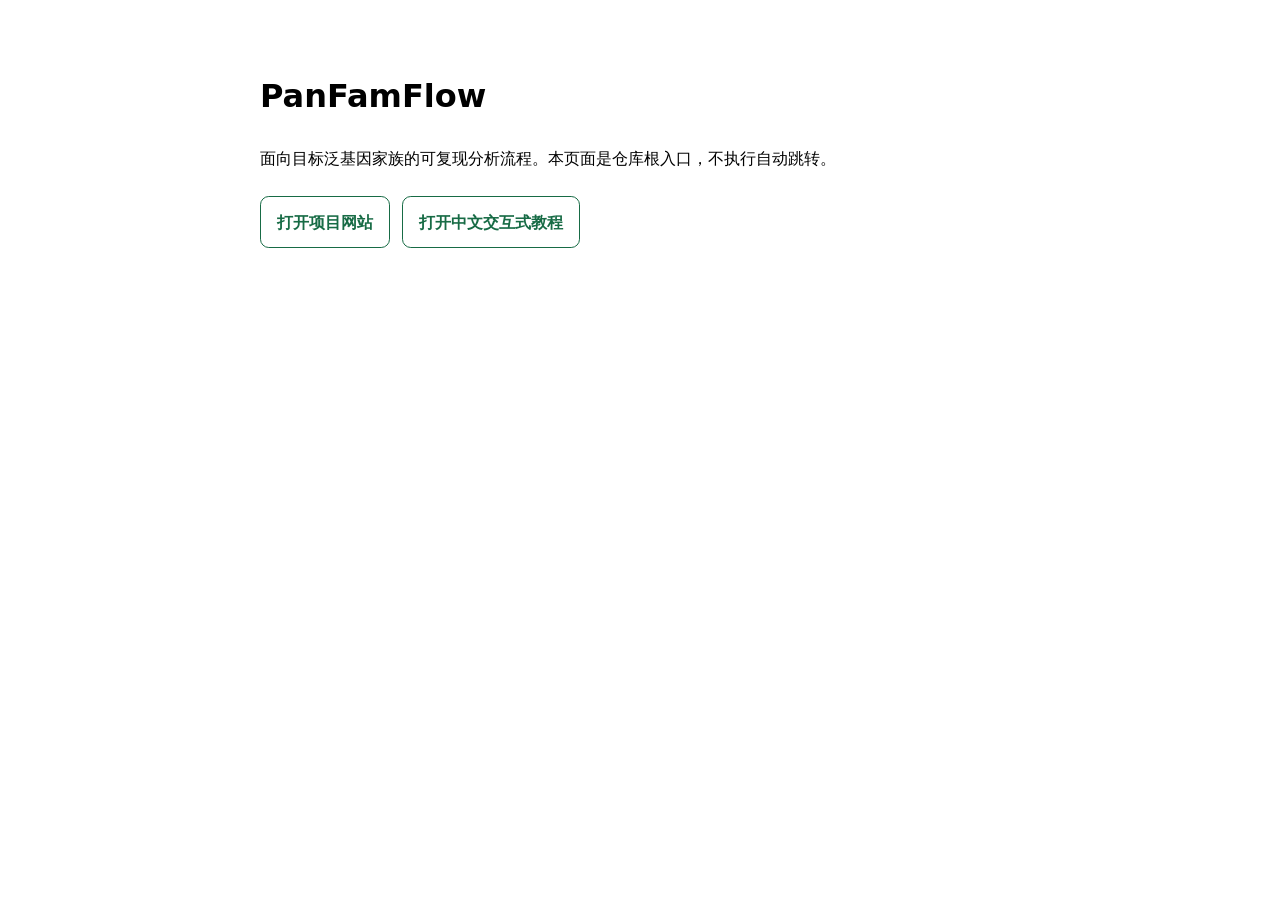
<file: index.html>
<!doctype html>
<html lang="zh-CN">
<head>
  <meta charset="utf-8">
  <meta name="viewport" content="width=device-width, initial-scale=1">
  <meta name="description" content="PanFamFlow 项目入口：目标泛基因家族分析流程与中文交互式教程。">
  <title>PanFamFlow｜目标泛基因家族分析流程</title>
  <link rel="canonical" href="https://lianglunping.github.io/PanFamFlow/">
  <style>
    :root { color-scheme: light dark; font-family: system-ui, sans-serif; }
    body { max-width: 760px; margin: 0 auto; padding: 3rem 1.25rem; line-height: 1.7; }
    .actions { display: flex; flex-wrap: wrap; gap: .75rem; margin-top: 1.5rem; }
    a { color: #176b45; text-underline-offset: .18em; }
    .button { padding: .7rem 1rem; border: 1px solid currentColor; border-radius: .55rem; text-decoration: none; font-weight: 700; }
  </style>
</head>
<body>
  <main>
    <h1>PanFamFlow</h1>
    <p>面向目标泛基因家族的可复现分析流程。本页面是仓库根入口，不执行自动跳转。</p>
    <div class="actions">
      <a class="button" href="https://lianglunping.github.io/PanFamFlow/">打开项目网站</a>
      <a class="button" href="https://lianglunping.github.io/PanFamFlow/tutorial/">打开中文交互式教程</a>
    </div>
  </main>
</body>
</html>
</file>
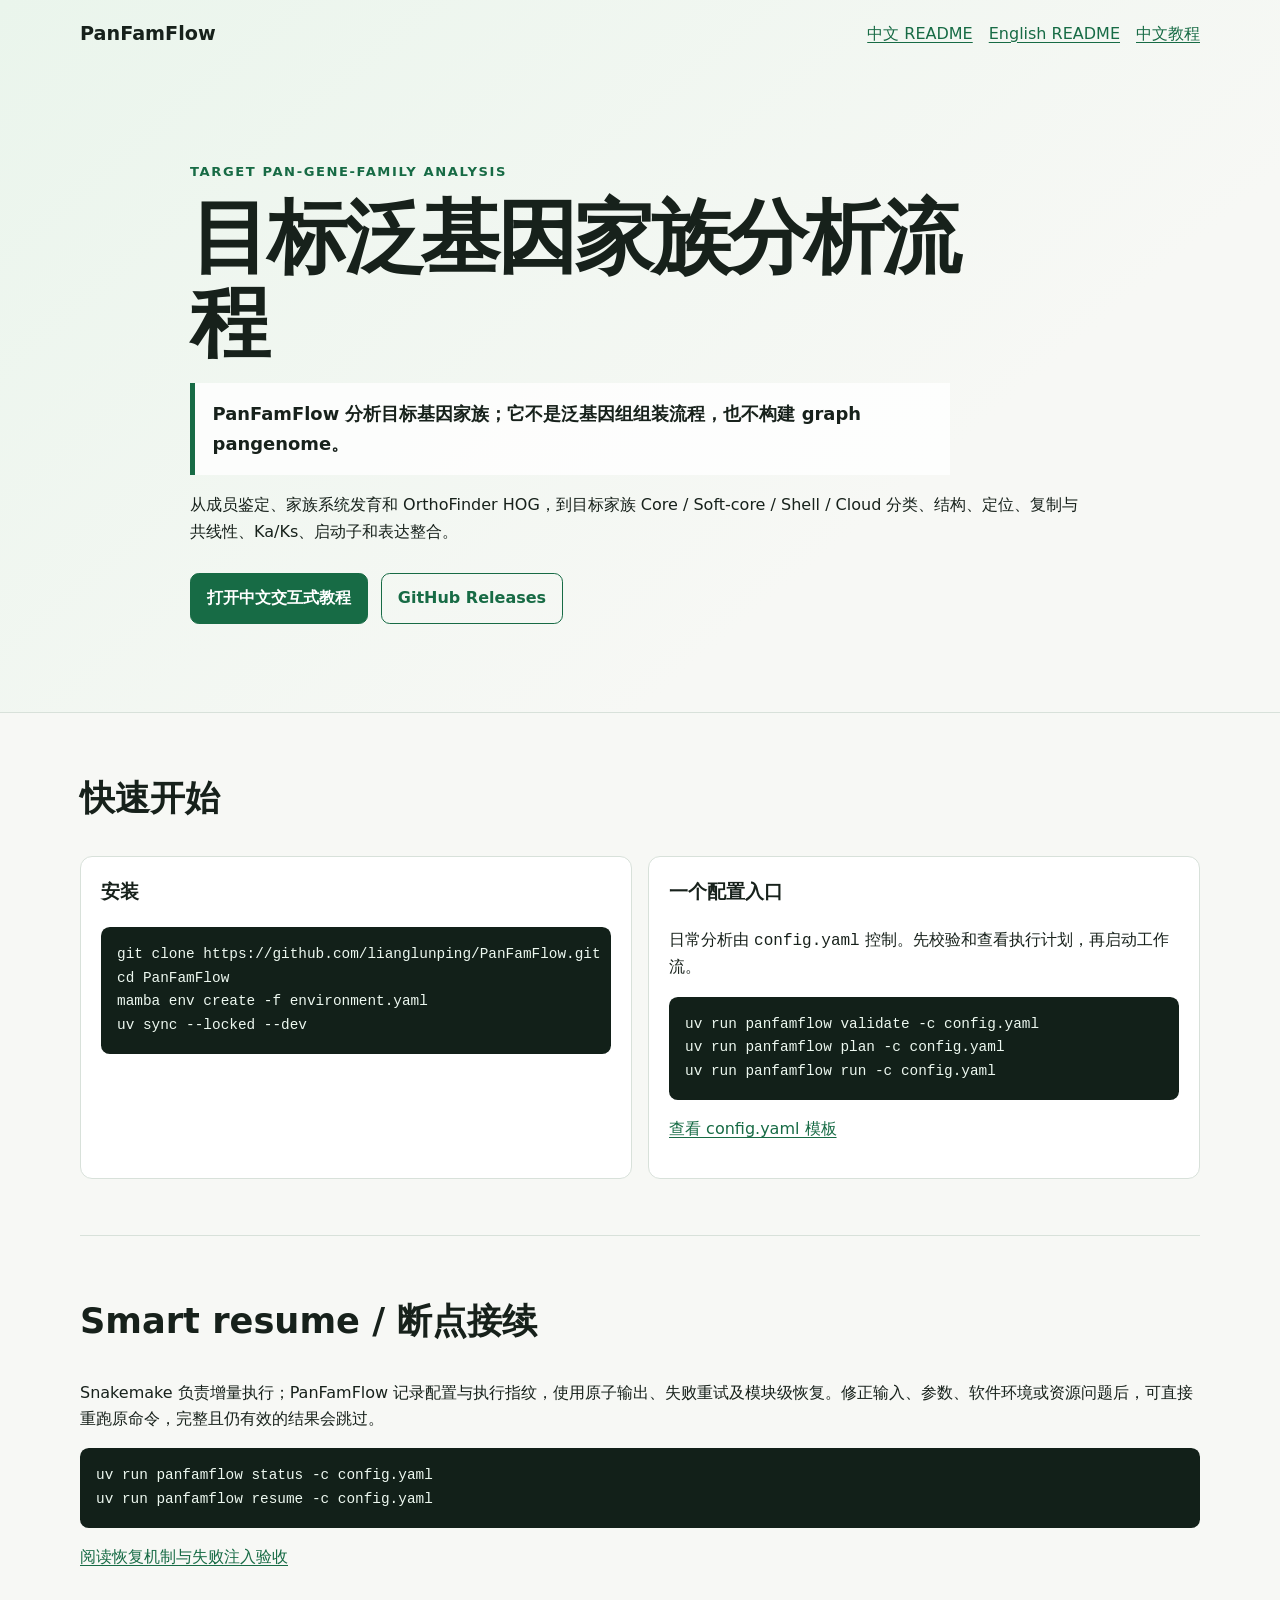
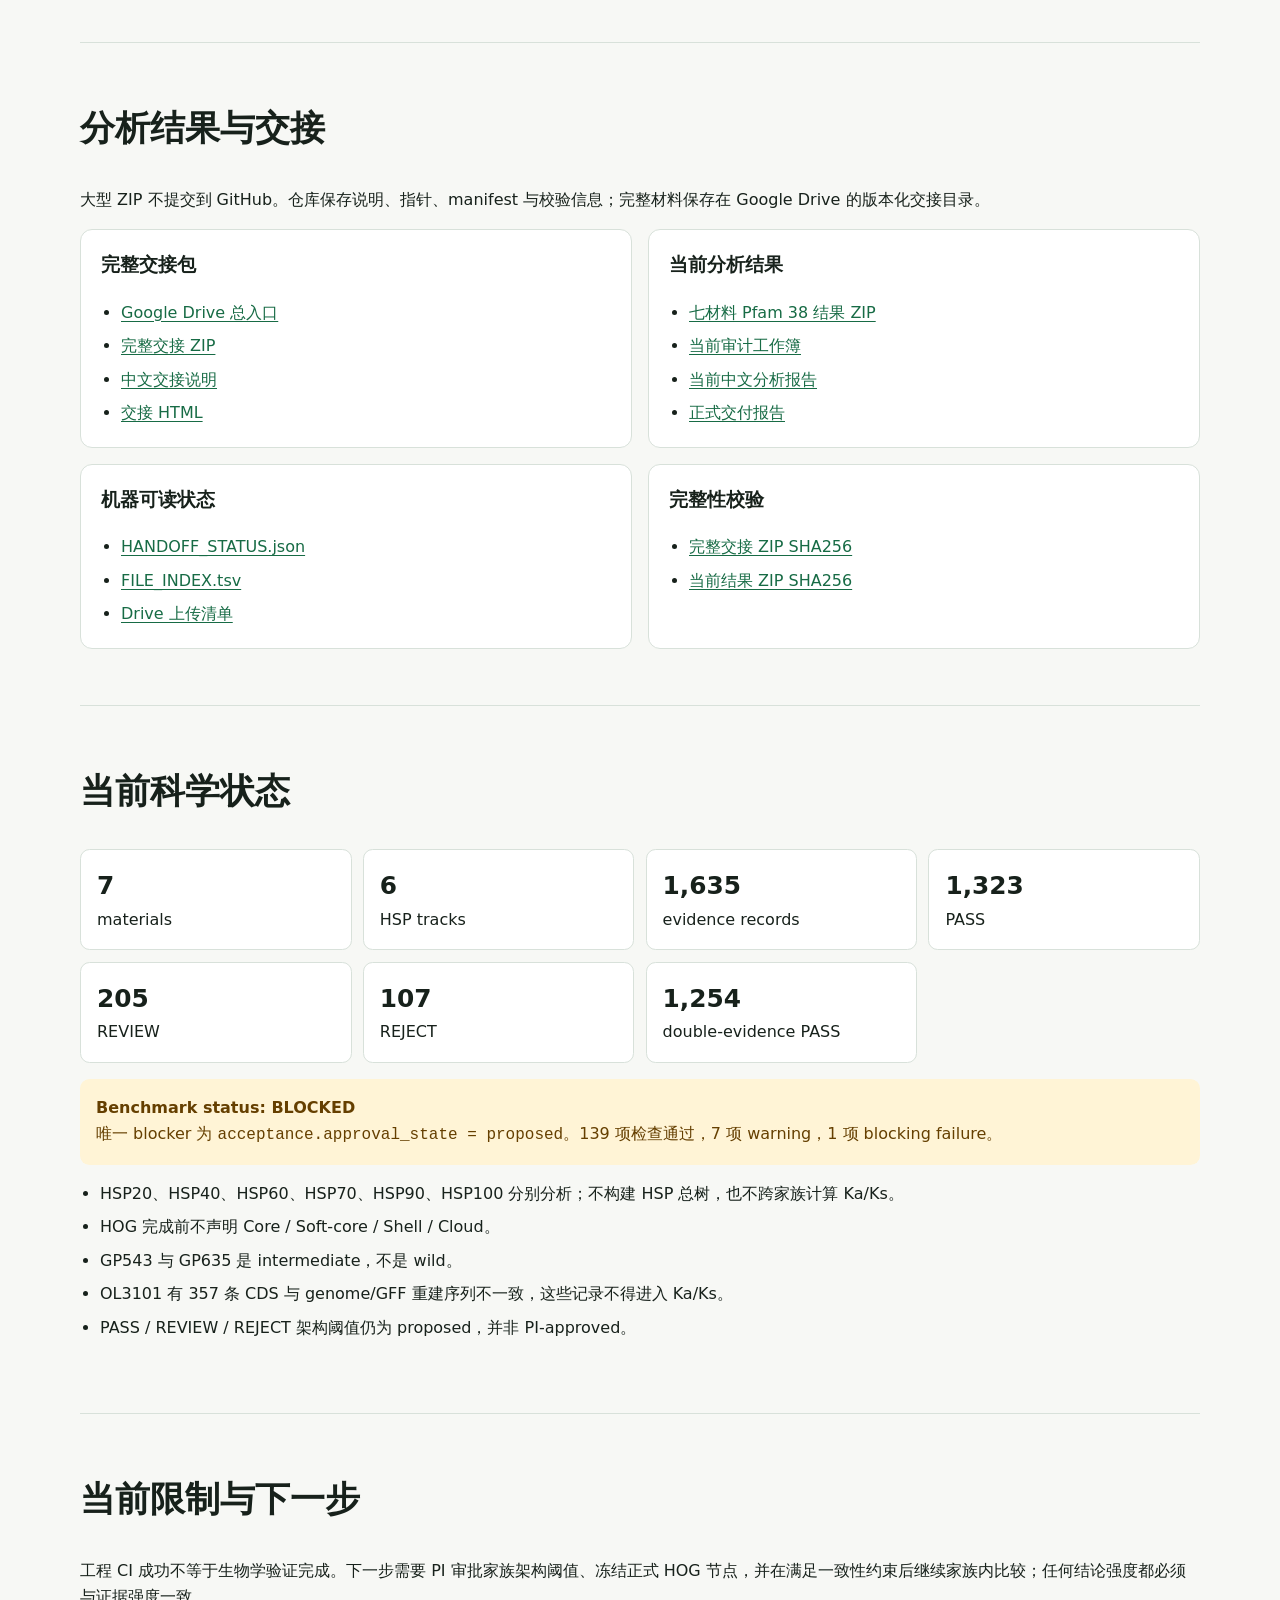
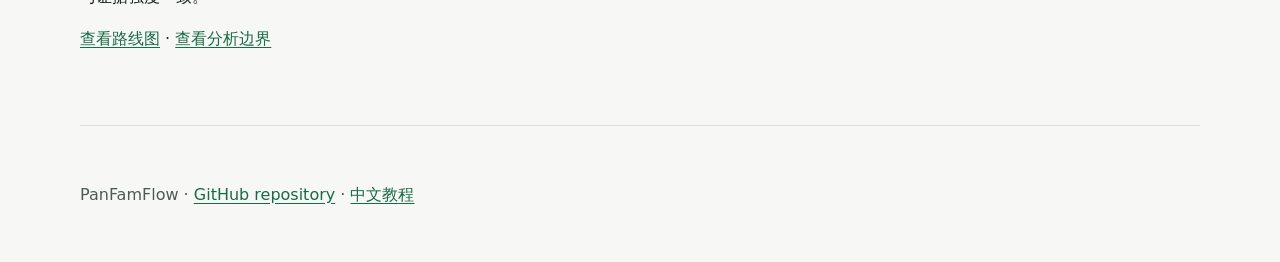
<file: site/index.html>
<!doctype html>
<html lang="zh-CN">
<head>
  <meta charset="utf-8">
  <meta name="viewport" content="width=device-width, initial-scale=1">
  <meta name="color-scheme" content="light dark">
  <meta name="description" content="PanFamFlow：面向目标泛基因家族的可复现分析流程。">
  <meta http-equiv="Cache-Control" content="no-cache, no-store, must-revalidate">
  <title>PanFamFlow｜目标泛基因家族分析流程</title>
  <style>
    :root { color-scheme: light dark; --bg: #f7f8f5; --surface: #fff; --text: #17211b; --muted: #4c5c52; --accent: #176b45; --accent-strong: #0d4d31; --border: #d8e1da; --warn-bg: #fff4d6; --warn-text: #653f00; font-family: Inter, ui-sans-serif, system-ui, -apple-system, BlinkMacSystemFont, "Segoe UI", sans-serif; }
    * { box-sizing: border-box; }
    html { scroll-behavior: smooth; }
    body { margin: 0; background: var(--bg); color: var(--text); line-height: 1.65; }
    a { color: var(--accent); text-underline-offset: .18em; }
    a:hover { color: var(--accent-strong); }
    .hero { background: linear-gradient(140deg, #eaf5ec 0%, #f7f8f5 70%); border-bottom: 1px solid var(--border); }
    nav { width: min(1120px, calc(100% - 2rem)); margin: auto; min-height: 4.25rem; display: flex; align-items: center; justify-content: space-between; gap: 1rem; }
    .brand { color: var(--text); font-size: 1.2rem; font-weight: 800; text-decoration: none; }
    .nav-links { display: flex; flex-wrap: wrap; justify-content: flex-end; gap: 1rem; }
    .hero-copy { width: min(900px, calc(100% - 2rem)); margin: auto; padding: 5rem 0 5.5rem; }
    .eyebrow { color: var(--accent); font-size: .82rem; font-weight: 800; letter-spacing: .12em; text-transform: uppercase; }
    h1 { max-width: 15ch; margin: .35rem 0 1rem; font-size: clamp(2.4rem, 7vw, 5rem); line-height: 1.06; letter-spacing: -.04em; }
    .scope-lock { max-width: 760px; padding: 1rem 1.1rem; border-left: .32rem solid var(--accent); background: color-mix(in srgb, var(--surface) 82%, transparent); font-size: 1.12rem; font-weight: 750; }
    .actions { display: flex; flex-wrap: wrap; gap: .8rem; margin-top: 1.75rem; }
    .button { display: inline-block; padding: .7rem 1rem; border: 1px solid var(--accent); border-radius: .55rem; font-weight: 750; text-decoration: none; }
    .button.primary { background: var(--accent); color: white; }
    main { width: min(1120px, calc(100% - 2rem)); margin: auto; }
    section { padding: 3.5rem 0; border-bottom: 1px solid var(--border); }
    h2 { margin-top: 0; font-size: clamp(1.55rem, 3vw, 2.2rem); }
    h3 { margin-top: 0; }
    .grid { display: grid; gap: 1rem; }
    .grid.two { grid-template-columns: repeat(2, minmax(0, 1fr)); }
    article { min-width: 0; padding: 1.25rem; border: 1px solid var(--border); border-radius: .75rem; background: var(--surface); }
    pre { overflow-x: auto; padding: 1rem; border-radius: .55rem; background: #122019; color: #edf8f0; font-size: .9rem; }
    code { font-family: ui-monospace, SFMono-Regular, Menlo, Consolas, monospace; }
    ul { padding-left: 1.25rem; }
    li + li { margin-top: .45rem; }
    .link-cards ul { margin-bottom: 0; }
    .metrics { display: grid; grid-template-columns: repeat(4, minmax(0, 1fr)); gap: .7rem; }
    .metrics span { padding: 1rem; border: 1px solid var(--border); border-radius: .6rem; background: var(--surface); }
    .metrics strong { display: block; font-size: 1.55rem; }
    .status { margin: 1rem 0; padding: 1rem; border-radius: .6rem; }
    .status.blocked { background: var(--warn-bg); color: var(--warn-text); }
    footer { width: min(1120px, calc(100% - 2rem)); margin: auto; padding: 2.5rem 0; color: var(--muted); }
    @media (max-width: 760px) { nav { align-items: flex-start; flex-direction: column; padding: 1rem 0; } .nav-links { justify-content: flex-start; gap: .7rem 1rem; } .hero-copy { padding: 3rem 0 3.5rem; } .grid.two, .metrics { grid-template-columns: 1fr; } section { padding: 2.5rem 0; } }
    @media (prefers-color-scheme: dark) { :root { --bg: #0f1712; --surface: #17231b; --text: #e8f1eb; --muted: #b5c2b9; --accent: #73d7a1; --accent-strong: #a4ecc3; --border: #324439; --warn-bg: #3a2c0c; --warn-text: #ffe19b; } .hero { background: linear-gradient(140deg, #142b1e 0%, #0f1712 70%); } pre { background: #09100c; } }
    @media (prefers-reduced-motion: reduce) { html { scroll-behavior: auto; } }
  </style>
</head>
<body>
  <header class="hero">
    <nav aria-label="语言与项目导航">
      <a class="brand" href="/PanFamFlow/">PanFamFlow</a>
      <span class="nav-links">
        <a href="https://github.com/lianglunping/PanFamFlow/blob/main/README.zh-CN.md">中文 README</a>
        <a lang="en" href="https://github.com/lianglunping/PanFamFlow/blob/main/README.md">English README</a>
        <a href="/PanFamFlow/tutorial/">中文教程</a>
      </span>
    </nav>
    <div class="hero-copy">
      <p class="eyebrow">Target Pan-Gene-Family Analysis</p>
      <h1>目标泛基因家族分析流程</h1>
      <p class="scope-lock">PanFamFlow 分析目标基因家族；它不是泛基因组组装流程，也不构建 graph pangenome。</p>
      <p>从成员鉴定、家族系统发育和 OrthoFinder HOG，到目标家族 Core / Soft-core / Shell / Cloud 分类、结构、定位、复制与共线性、Ka/Ks、启动子和表达整合。</p>
      <div class="actions">
        <a class="button primary" href="/PanFamFlow/tutorial/">打开中文交互式教程</a>
        <a class="button" href="https://github.com/lianglunping/PanFamFlow/releases">GitHub Releases</a>
      </div>
    </div>
  </header>

  <main>
    <section>
      <h2>快速开始</h2>
      <div class="grid two">
        <article>
          <h3>安装</h3>
          <pre><code>git clone https://github.com/lianglunping/PanFamFlow.git
cd PanFamFlow
mamba env create -f environment.yaml
uv sync --locked --dev</code></pre>
        </article>
        <article>
          <h3>一个配置入口</h3>
          <p>日常分析由 <code>config.yaml</code> 控制。先校验和查看执行计划，再启动工作流。</p>
          <pre><code>uv run panfamflow validate -c config.yaml
uv run panfamflow plan -c config.yaml
uv run panfamflow run -c config.yaml</code></pre>
          <p><a href="https://github.com/lianglunping/PanFamFlow/blob/main/src/panfamflow/templates/config.yaml">查看 config.yaml 模板</a></p>
        </article>
      </div>
    </section>

    <section>
      <h2>Smart resume / 断点接续</h2>
      <p>Snakemake 负责增量执行；PanFamFlow 记录配置与执行指纹，使用原子输出、失败重试及模块级恢复。修正输入、参数、软件环境或资源问题后，可直接重跑原命令，完整且仍有效的结果会跳过。</p>
      <pre><code>uv run panfamflow status -c config.yaml
uv run panfamflow resume -c config.yaml</code></pre>
      <p><a href="https://github.com/lianglunping/PanFamFlow/blob/main/docs/RESUME.md">阅读恢复机制与失败注入验收</a></p>
    </section>

    <section>
      <h2>分析结果与交接</h2>
      <p>大型 ZIP 不提交到 GitHub。仓库保存说明、指针、manifest 与校验信息；完整材料保存在 Google Drive 的版本化交接目录。</p>
      <div class="grid two link-cards">
        <article>
          <h3>完整交接包</h3>
          <ul>
            <li><a href="https://drive.google.com/drive/folders/19hvhBow_Kctuz_xOhEAuqqM64t0xbj1E">Google Drive 总入口</a></li>
            <li><a href="https://drive.google.com/file/d/16uBmPgq7hn4okky19LqL4Z2j89p2WLvG/view">完整交接 ZIP</a></li>
            <li><a href="https://drive.google.com/file/d/1un8XYECtKdF53C0XzxWyBppMFrXym7w3/view">中文交接说明</a></li>
            <li><a href="https://drive.google.com/file/d/12B1QQDAHzc70w9f3DngWCuS_VuYHw1i-/view">交接 HTML</a></li>
          </ul>
        </article>
        <article>
          <h3>当前分析结果</h3>
          <ul>
            <li><a href="https://drive.google.com/file/d/1hC--IjYnTnaqV9GtP70lTnXtT3CBMO6G/view">七材料 Pfam 38 结果 ZIP</a></li>
            <li><a href="https://docs.google.com/spreadsheets/d/1a2TtOKq1byNI5r2_n2dOgXfqh-SXdGSh/edit">当前审计工作簿</a></li>
            <li><a href="https://drive.google.com/file/d/1q-pX8bJChoKfyf8HNJDM69WITBLppkvC/view">当前中文分析报告</a></li>
            <li><a href="https://drive.google.com/file/d/1QAq3S_25uYdiku1jYGp1hCMkUlco66E_/view">正式交付报告</a></li>
          </ul>
        </article>
        <article>
          <h3>机器可读状态</h3>
          <ul>
            <li><a href="https://drive.google.com/file/d/1UvcLRF2hgK0tXmUpbRp46Kj4G8gELER5/view">HANDOFF_STATUS.json</a></li>
            <li><a href="https://drive.google.com/file/d/1ieihYM_dz7GC0ioBM8s3rRKrJjv_ma_L/view">FILE_INDEX.tsv</a></li>
            <li><a href="https://drive.google.com/file/d/1exvhDGtUYNf3OVFd8uXF9mlQmu-TQJ1W/view">Drive 上传清单</a></li>
          </ul>
        </article>
        <article>
          <h3>完整性校验</h3>
          <ul>
            <li><a href="https://drive.google.com/file/d/19NGVNbX3yoHTLP8BdlePaSjix4y_DT3U/view">完整交接 ZIP SHA256</a></li>
            <li><a href="https://drive.google.com/file/d/13HH8Myyqjrjn8GV9LG7wiYHmKRm6TZ5B/view">当前结果 ZIP SHA256</a></li>
          </ul>
        </article>
      </div>
    </section>

    <section>
      <h2>当前科学状态</h2>
      <div class="metrics" aria-label="当前结果基线">
        <span><strong>7</strong> materials</span>
        <span><strong>6</strong> HSP tracks</span>
        <span><strong>1,635</strong> evidence records</span>
        <span><strong>1,323</strong> PASS</span>
        <span><strong>205</strong> REVIEW</span>
        <span><strong>107</strong> REJECT</span>
        <span><strong>1,254</strong> double-evidence PASS</span>
      </div>
      <div class="status blocked"><strong>Benchmark status: BLOCKED</strong><br>唯一 blocker 为 <code>acceptance.approval_state = proposed</code>。139 项检查通过，7 项 warning，1 项 blocking failure。</div>
      <ul>
        <li>HSP20、HSP40、HSP60、HSP70、HSP90、HSP100 分别分析；不构建 HSP 总树，也不跨家族计算 Ka/Ks。</li>
        <li>HOG 完成前不声明 Core / Soft-core / Shell / Cloud。</li>
        <li>GP543 与 GP635 是 intermediate，不是 wild。</li>
        <li>OL3101 有 357 条 CDS 与 genome/GFF 重建序列不一致，这些记录不得进入 Ka/Ks。</li>
        <li>PASS / REVIEW / REJECT 架构阈值仍为 proposed，并非 PI-approved。</li>
      </ul>
    </section>

    <section>
      <h2>当前限制与下一步</h2>
      <p>工程 CI 成功不等于生物学验证完成。下一步需要 PI 审批家族架构阈值、冻结正式 HOG 节点，并在满足一致性约束后继续家族内比较；任何结论强度都必须与证据强度一致。</p>
      <p><a href="https://github.com/lianglunping/PanFamFlow/blob/main/docs/ROADMAP.md">查看路线图</a> · <a href="https://github.com/lianglunping/PanFamFlow/blob/main/docs/SCOPE.md">查看分析边界</a></p>
    </section>
  </main>

  <footer>
    <p>PanFamFlow · <a href="https://github.com/lianglunping/PanFamFlow">GitHub repository</a> · <a href="/PanFamFlow/tutorial/">中文教程</a></p>
  </footer>
</body>
</html>
</file>
